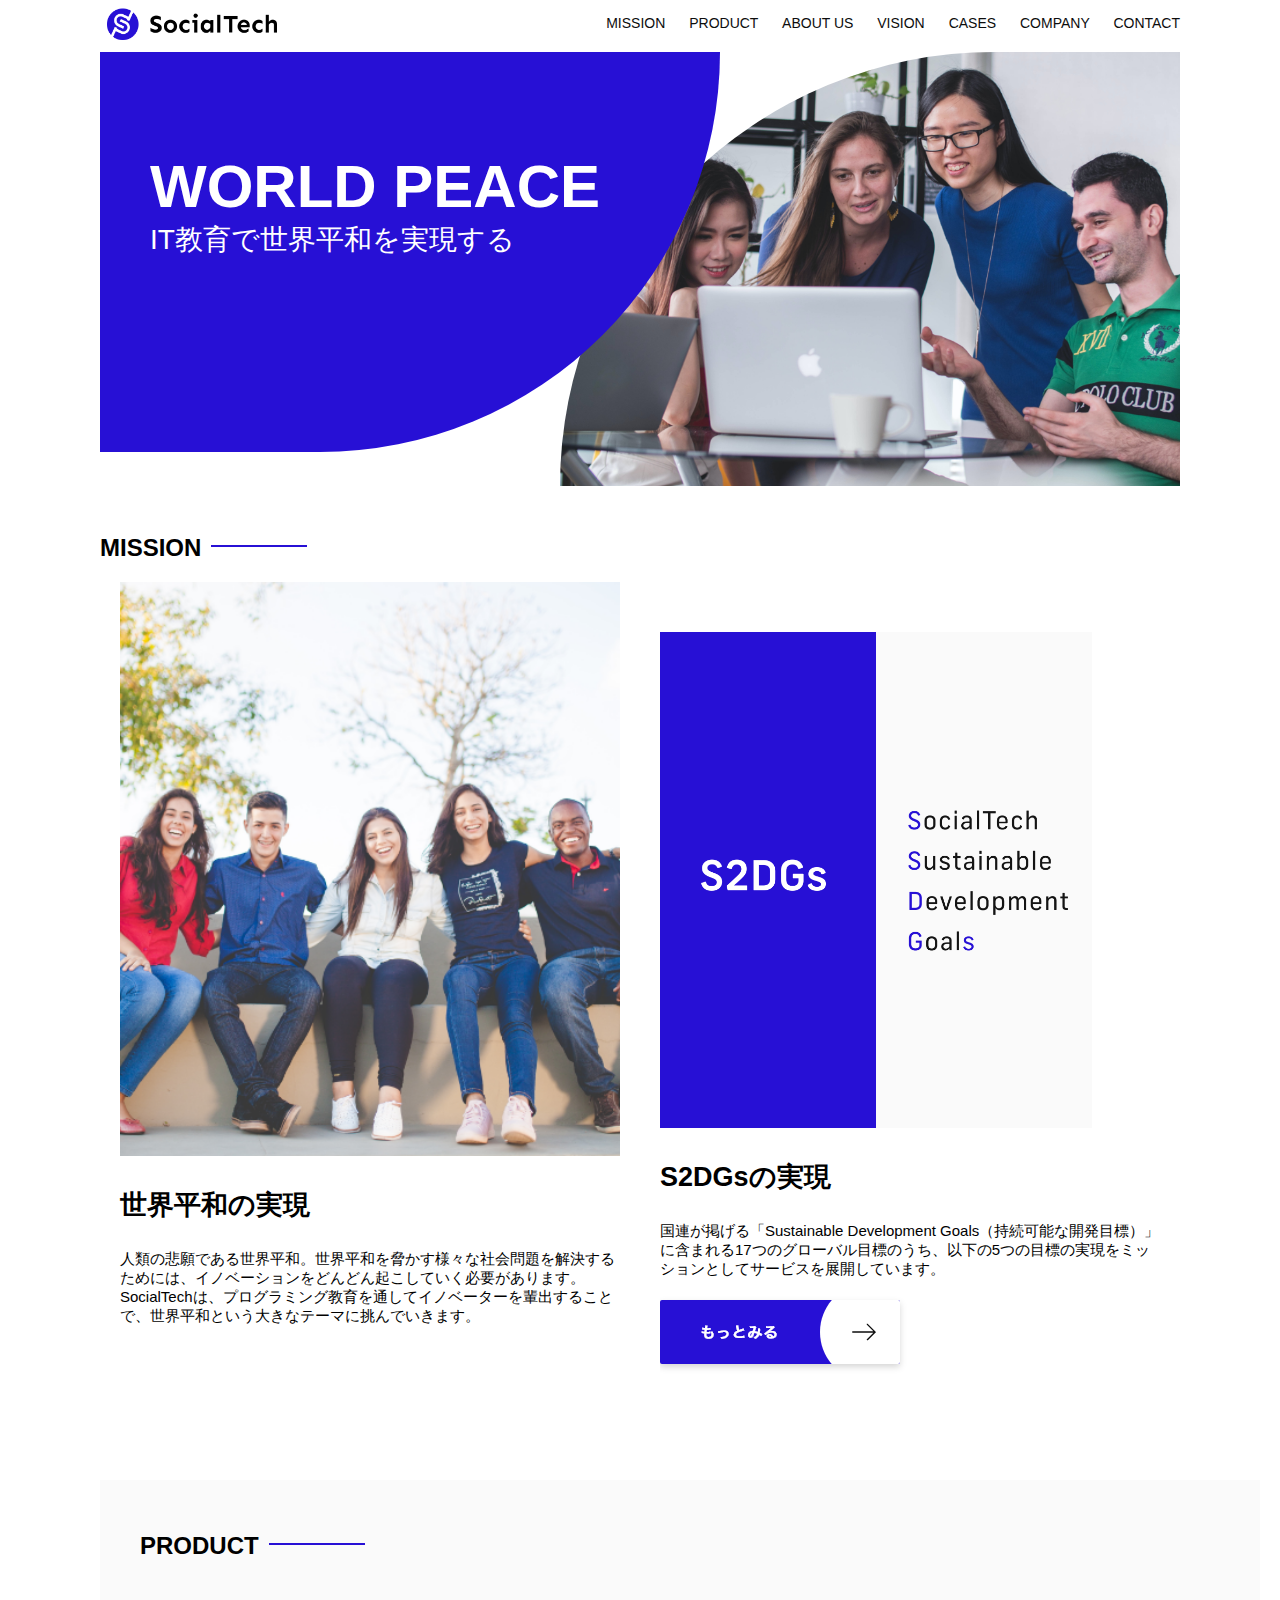
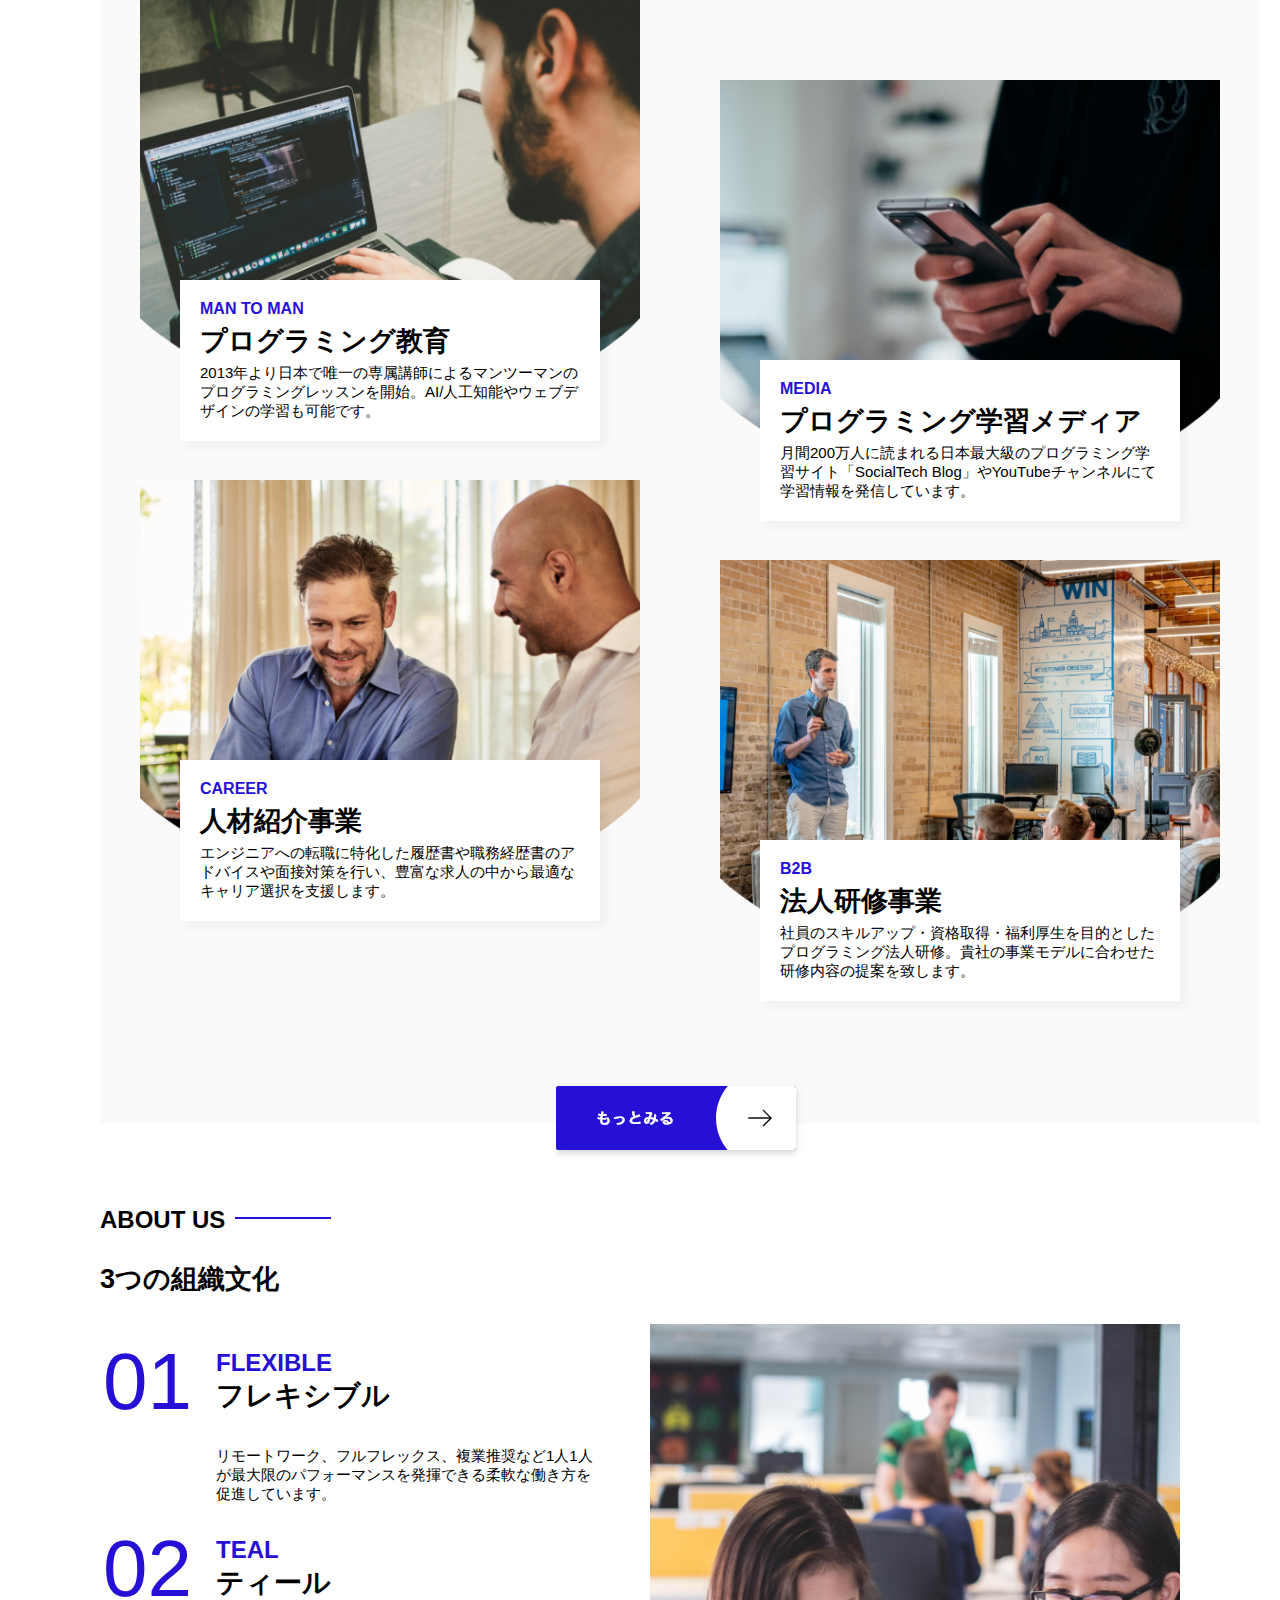
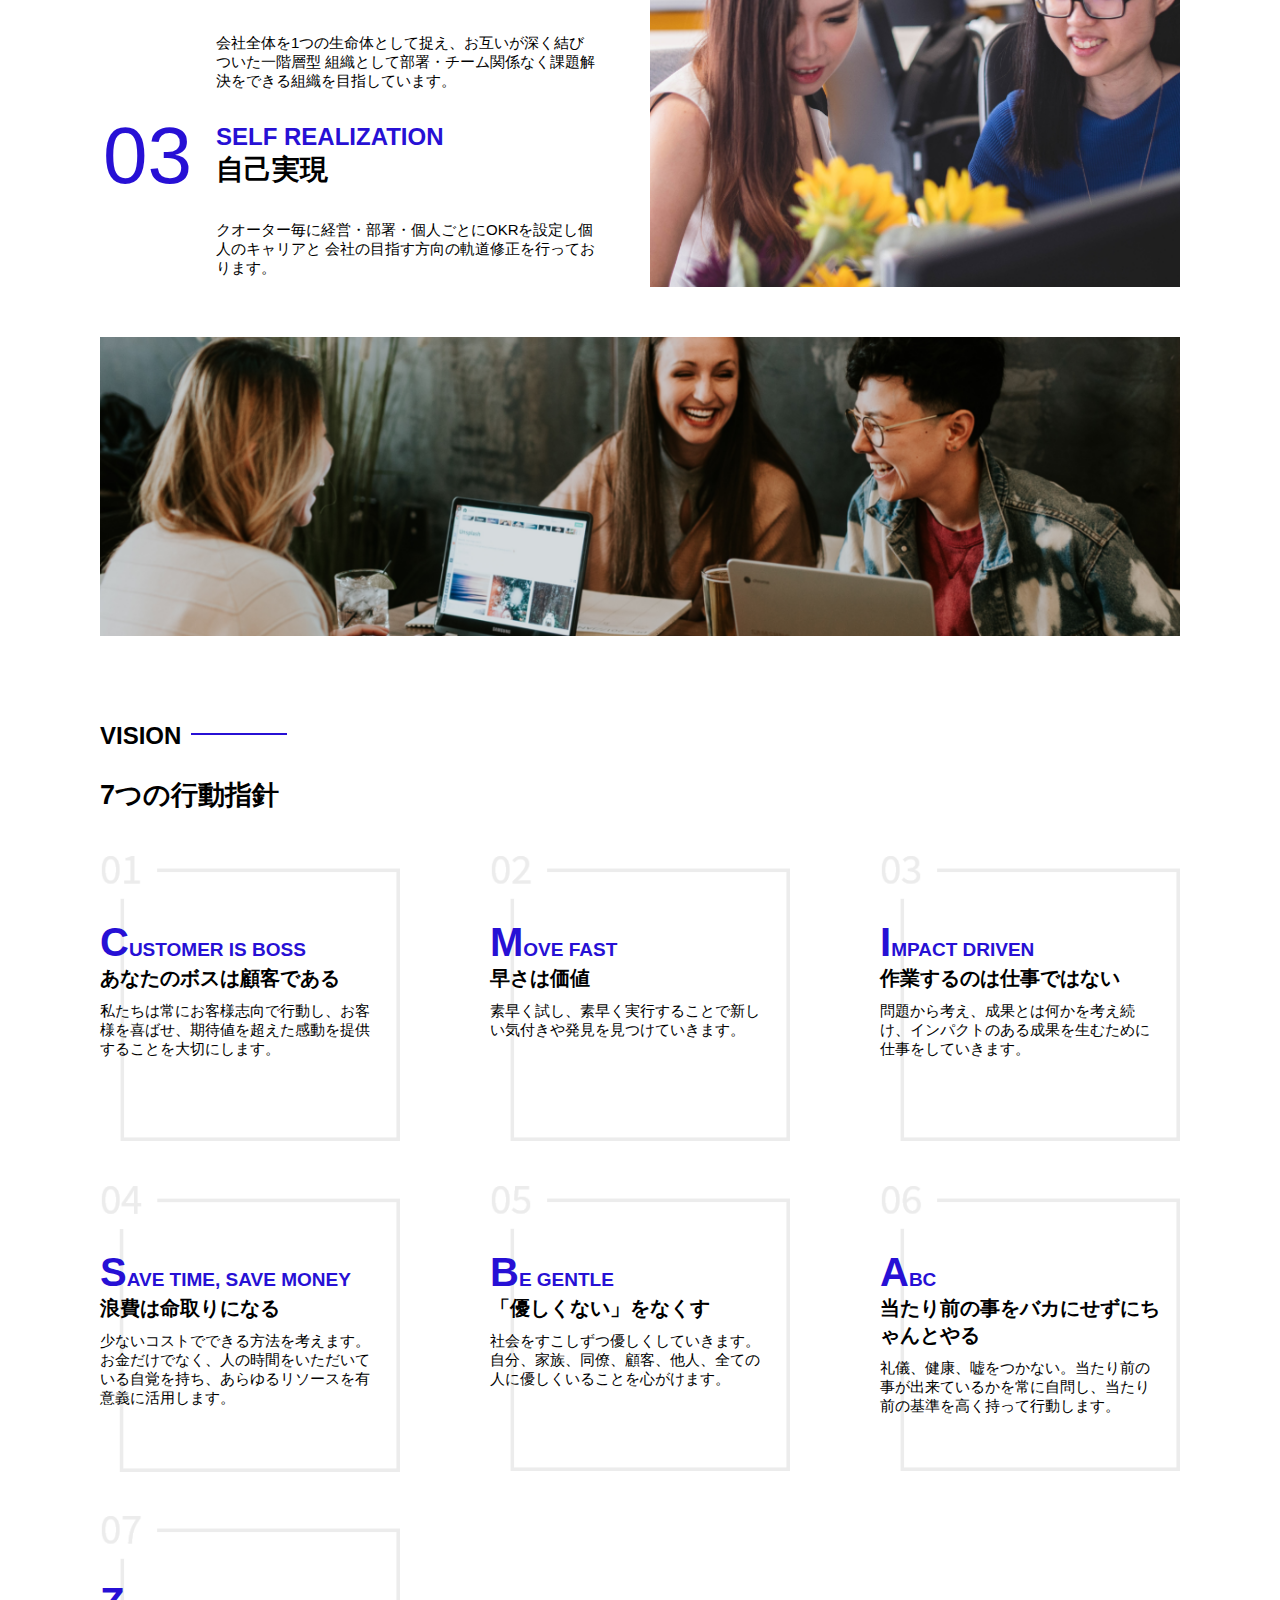
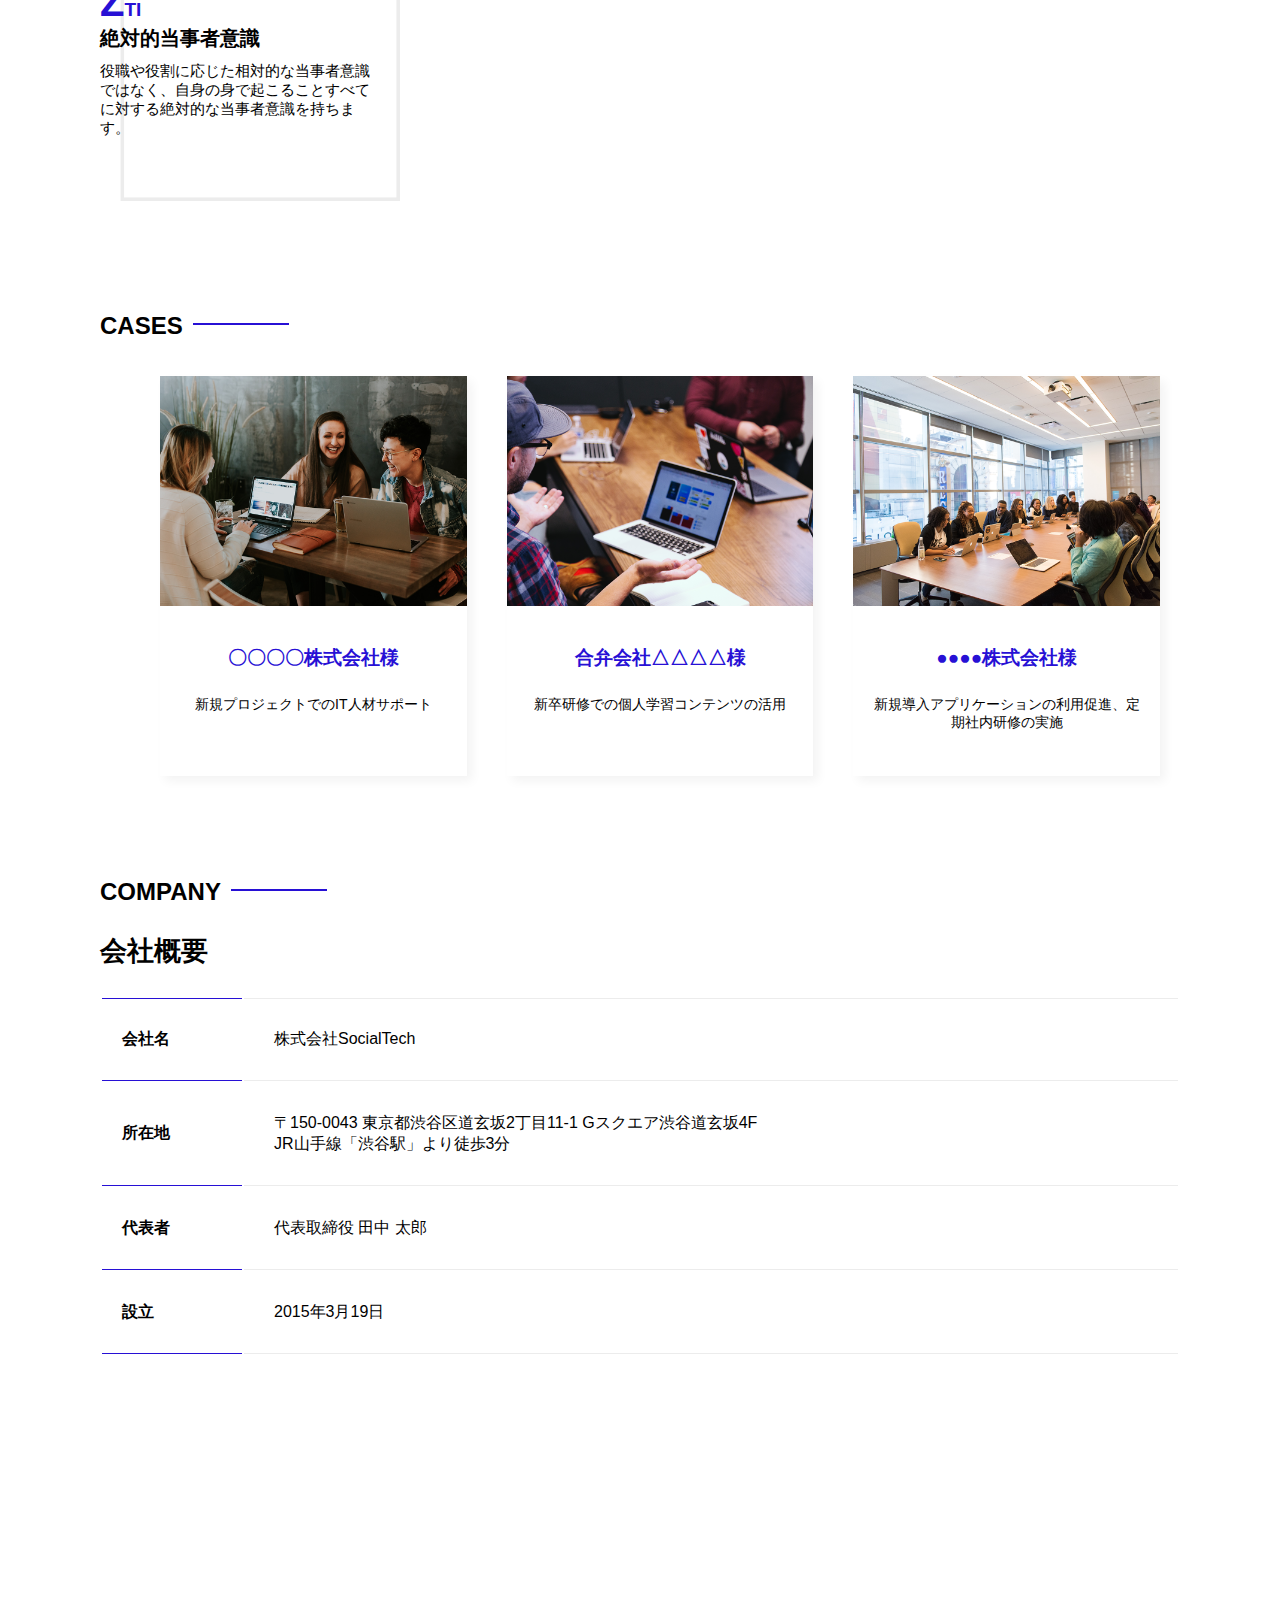
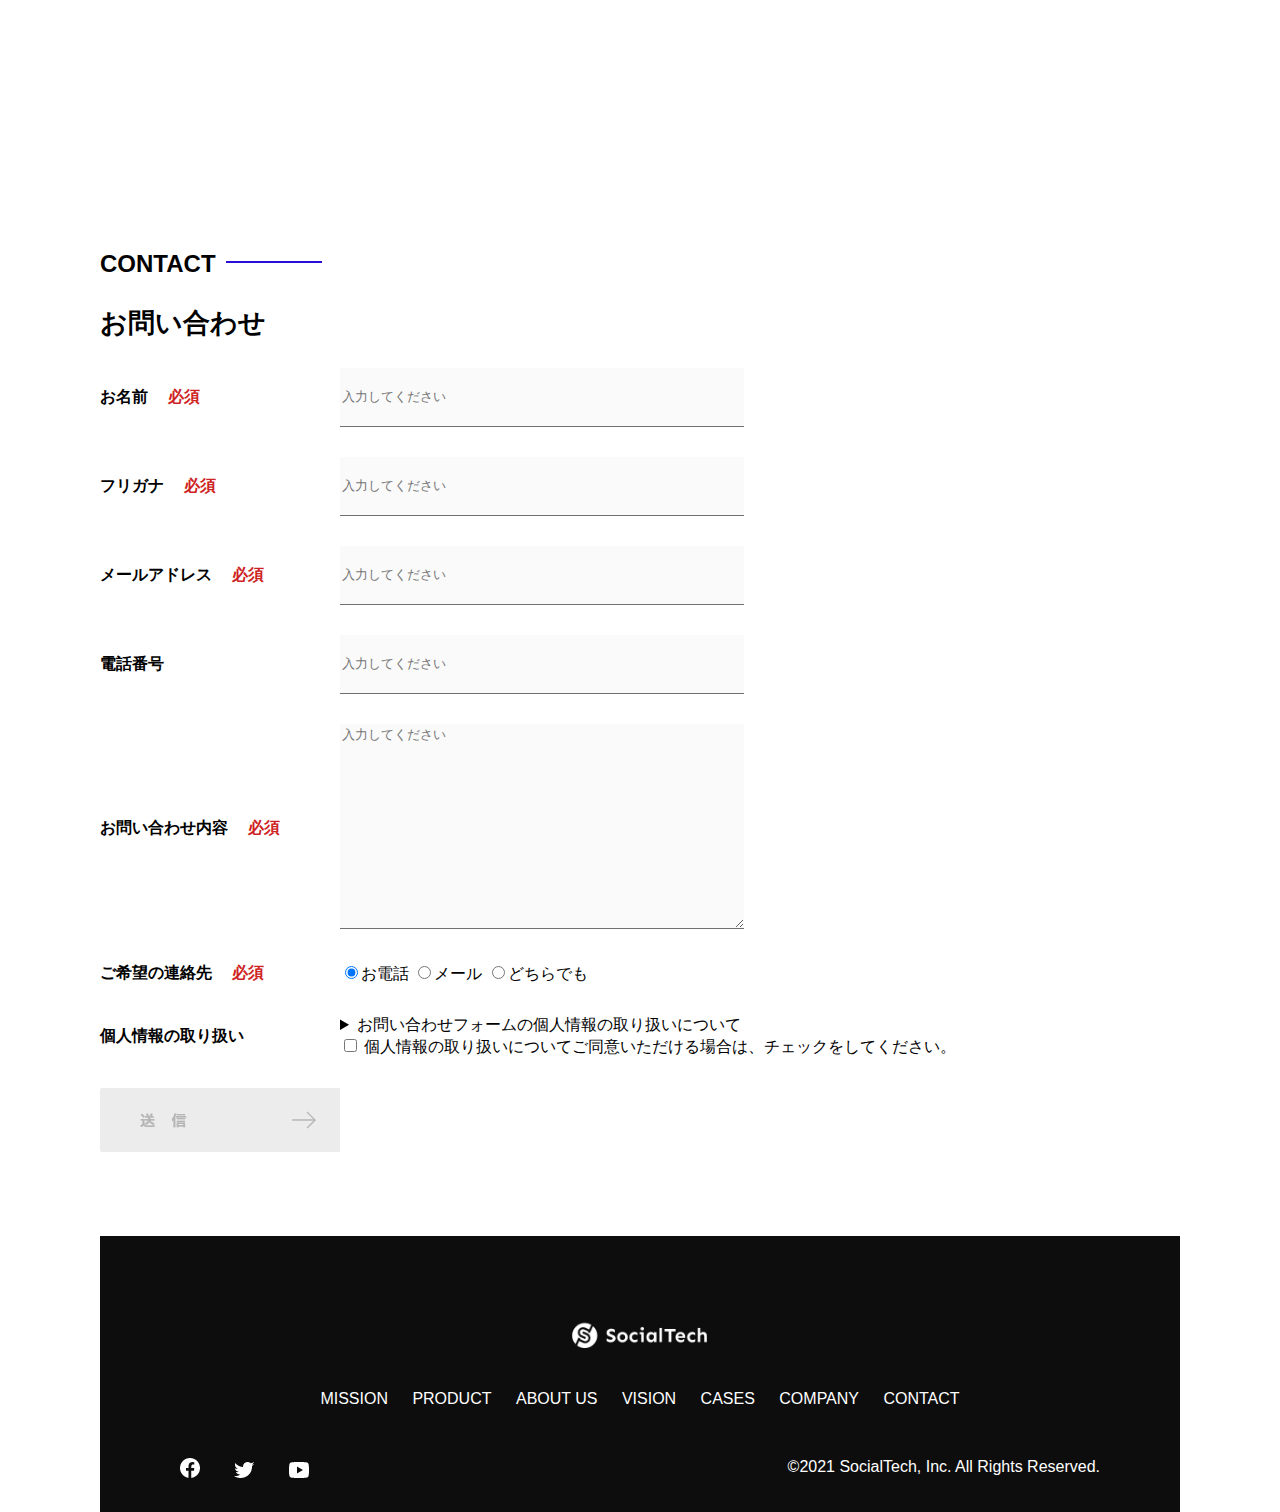
<file: kadai_012/socialtech-kadai_012/index.html>
<!DOCTYPE html>
<html>
  <head>
    <title>SocialTech</title>
    <meta charset="UTF-8" />
    <meta
      name="description"
      content="SocialTechはEdTech業界のリーディングカンパニーを目指します。"
    />
    <meta name="viewport" content="width=device-width, initial-scale=1.0" />
    <link rel="stylesheet" href="style.css" />
  </head>
  <body>
    <!-- ヘッダー -->
    <header>
      <!-- ロゴ -->
      <a href="index.html" id="logo"
        ><img src="images/logo.png" alt="トップページに戻る"
      /></a>

      <!-- PC用ナビゲーション -->
      <nav id="nav-pc">
        <a href="mission.html">MISSION</a>
        <a href="product.html">PRODUCT</a>
        <a href="index.html#aboutus">ABOUT US</a>
        <a href="index.html#vision">VISION</a>
        <a href="index.html#cases">CASES</a> 
        <a href="index.html#company">COMPANY</a>
        <a href="index.html#contact">CONTACT</a>
      </nav>
    </header>
    <main>
      <article>
        <!-- メインビジュアル -->
        <section id="main-visual">
          <div id="main-message">
            <h1>WORLD PEACE</h1>
            <p>IT教育で世界平和を実現する</p>
          </div>
          <img
            src="images/index/index-main.png"
            alt="PCの周りに集まる多国籍の仲間たち"
          />
        </section>
        <!--ミッション-->
        <section id="mission">
          <h2 class="index-h2">MISSION</h2>
          <div id="mission-flex">
            <div>
              <img
                id="mission-photo"
                src="images/index/index-mission.png"
                alt="屋外のベンチで写真を撮影する多国籍の仲間たち"
              />
              <h3>世界平和の実現</h3>
              <p>
                人類の悲願である世界平和。世界平和を脅かす様々な社会問題を解決するためには、イノベーションをどんどん起こしていく必要があります。SocialTechは、プログラミング教育を通してイノベーターを輩出することで、世界平和という大きなテーマに挑んでいきます。
              </p>
            </div>
            <div>
              <img id="s2dgs" src="images/index/s2dgs.png" alt="S2DGs" />
              <h3>S2DGsの実現</h3>
              <p>
                国連が掲げる「Sustainable Development
                Goals（持続可能な開発目標）」に含まれる17つのグローバル目標のうち、以下の5つの目標の実現をミッションとしてサービスを展開しています。
              </p>
              <a href="mission.html">
                <img src="images/button-more.png" alt="もっとみる" />
              </a>
            </div>
          </div>
        </section>
        <!-- プロダクト -->
        <section id="product">
          <h2 class="index-h2">PRODUCT</h2>
          <div>
            <div id="product-left">
              <div>
                <img
                  class="product-photo"
                  src="images/index/index-mantoman.png"
                  alt="PCでコードを書く男性"
                />
                <div class="product-explain">
                  <span>MAN TO MAN</span>
                  <h3>プログラミング教育</h3>
                  <p>
                    2013年より日本で唯一の専属講師によるマンツーマンのプログラミングレッスンを開始。AI/人工知能やウェブデザインの学習も可能です。
                  </p>
                </div>
              </div>
              <div>
                <img
                  class="product-photo"
                  src="images/index/index-career.png"
                  alt="笑顔で話し合う2人の男性"
                />
                <div class="product-explain">
                  <span>CAREER</span>
                  <h3>人材紹介事業</h3>
                  <p>
                    エンジニアへの転職に特化した履歴書や職務経歴書のアドバイスや面接対策を行い、豊富な求人の中から最適なキャリア選択を支援します。
                  </p>
                </div>
              </div>
            </div>
            <div id="product-right">
              <div>
                <img
                  class="product-photo"
                  src="images/index/index-media.png"
                  alt="スマートフォンを操作する人"
                />
                <div class="product-explain">
                  <span>MEDIA</span>
                  <h3>プログラミング学習メディア</h3>
                  <p>
                    月間200万人に読まれる日本最大級のプログラミング学習サイト「SocialTech
                    Blog」やYouTubeチャンネルにて学習情報を発信しています。
                  </p>
                </div>
              </div>
              <div>
                <img
                  class="product-photo"
                  src="images/index/index-b2b.png"
                  alt="講演中の男性とそれを聴く人々"
                />
                <div class="product-explain">
                  <span>B2B</span>
                  <h3>法人研修事業</h3>
                  <p>
                    社員のスキルアップ・資格取得・福利厚生を目的としたプログラミング法人研修。貴社の事業モデルに合わせた研修内容の提案を致します。
                  </p>
                </div>
              </div>
            </div>
          </div>
          <div>
            <a id="product-more" href="product.html">
              <img src="images/button-more.png" alt="もっとみる" />
            </a>
          </div>
        </section>
        <!---ABOUT US-->
        <section id="aboutus">
          <h2 class="index-h2">ABOUT US</h2>
          <h3>3つの組織文化</h3>
          <div>
            <table class="culture-table">
              <tr>
                <td>
                  <span class="culture-num">01</span>
                </td>
                <td>
                  <span class="culture-en">FLEXIBLE</span>
                  <span class="culture-jp">フレキシブル</span>
                </td>
              </tr>
              <tr>
                <td>
                  <!--空のセル-->
                </td>
                <td>
                  <p class="culture-description">
                    リモートワーク、フルフレックス、複業推奨など1人1人が最大限のパフォーマンスを発揮できる柔軟な働き方を促進しています。
                  </p>
                </td>
              </tr>
              <tr>
                <td>
                  <span class="culture-num">02</span>
                </td>
                <td>
                  <span class="culture-en">TEAL</span>
                  <span class="culture-jp">ティール</span>
                </td>
              </tr>
              <tr>
                <td>
                  <!--空のセル-->
                </td>
                <td>
                  <p class="culture-description">
                    会社全体を1つの生命体として捉え、お互いが深く結びついた一階層型
                    組織として部署・チーム関係なく課題解決をできる組織を目指しています。
                  </p>
                </td>
              </tr>
              <tr>
                <td>
                  <span class="culture-num">03</span>
                </td>
                <td>
                  <span class="culture-en">SELF REALIZATION</span>
                  <span class="culture-jp">自己実現</span>
                </td>
              </tr>
              <tr>
                <td>
                  <!--空のセル-->
                </td>
                <td>
                  <p class="culture-description">
                    クオーター毎に経営・部署・個人ごとにOKRを設定し個人のキャリアと
                    会社の目指す方向の軌道修正を行っております。
                  </p>
                </td>
              </tr>
            </table>
            <img
              class="culture-img"
              src="images/index/index-aboutus1.png"
              alt="笑顔で話し合う2人の女性"
            />
          </div>
          <img
            class="culture-img2"
            src="images/index/index-aboutus2.png"
            alt="笑顔で話し合う3人の男女"
          />
        </section>
        <!-- VISION -->
        <section id="vision">
          <h2 class="index-h2">VISION</h2>
          <h3>7つの行動指針</h3>
          <div>
            <div class="vision-box">
              <img src="images/index/vision-01.png" alt="01" />
              <span>
                <h4>CUSTOMER IS BOSS</h4>
                <h5>あなたのボスは顧客である</h5>
                <p>
                  私たちは常にお客様志向で行動し、お客様を喜ばせ、期待値を超えた感動を提供することを大切にします。
                </p>
              </span>
            </div>
            <div class="vision-box">
              <img src="images/index/vision-02.png" alt="02" />
              <span>
                <h4>MOVE FAST</h4>
                <h5>早さは価値</h5>
                <p>
                  素早く試し、素早く実行することで新しい気付きや発見を見つけていきます。
                </p>
              </span>
            </div>
            <div class="vision-box">
              <img src="images/index/vision-03.png" alt="03" />
              <span>
                <h4>IMPACT DRIVEN</h4>
                <h5>作業するのは仕事ではない</h5>
                <p>
                  問題から考え、成果とは何かを考え続け、インパクトのある成果を生むために仕事をしていきます。
                </p>
              </span>
            </div>
            <div class="vision-box">
              <img src="images/index/vision-04.png" alt="04" />
              <span>
                <h4>SAVE TIME, SAVE MONEY</h4>
                <h5>浪費は命取りになる</h5>
                <p>
                  少ないコストでできる方法を考えます。お金だけでなく、人の時間をいただいている自覚を持ち、あらゆるリソースを有意義に活用します。
                </p>
              </span>
            </div>
            <div class="vision-box">
              <img src="images/index/vision-05.png" alt="05" />
              <span>
                <h4>BE GENTLE</h4>
                <h5>「優しくない」をなくす</h5>
                <p>
                  社会をすこしずつ優しくしていきます。自分、家族、同僚、顧客、他人、全ての人に優しくいることを心がけます。
                </p>
              </span>
            </div>
            <div class="vision-box">
              <img src="images/index/vision-06.png" alt="06" />
              <span>
                <h4>ABC</h4>
                <h5>当たり前の事をバカにせずにちゃんとやる</h5>
                <p>
                  礼儀、健康、嘘をつかない。当たり前の事が出来ているかを常に自問し、当たり前の基準を高く持って行動します。
                </p>
              </span>
            </div>
            <div class="vision-box">
              <img src="images/index/vision-07.png" alt="07" />
              <span>
                <h4>ZTI</h4>
                <h5>絶対的当事者意識</h5>
                <p>
                  役職や役割に応じた相対的な当事者意識ではなく、自身の身で起こることすべてに対する絶対的な当事者意識を持ちます。
                </p>
              </span>
            </div>
          </div>
        </section>
        <!-- CASES -->
        <section id="cases">
          <h2 class="index-h2">CASES</h2>
          <ul>
            <li class="case-card">
              <img src="images/index/case-1.png" class="case-img" alt="仲良く語り合う3人">
              <div class="case-info">
                <h4 class="case-name">〇〇〇〇株式会社様</h4>
                <p class="case-content">新規プロジェクトでのIT人材サポート</p>
              </div>
            </li>
            <li class="case-card">
              <img src="images/index/case-2.png" class="case-img" alt="PCでコンテンツを見る">
              <div class="case-info">
                <h4 class="case-name">合弁会社△△△△様</h4>
                <p class="case-content">新卒研修での個人学習コンテンツの活用</p>
              </div>
            </li>
            <li class="case-card">
              <img src="images/index/case-3.png" class="case-img" alt="社内研修中の会議室">
              <div class="case-info">
                <h4 class="case-name">●●●●株式会社様</h4>
                <p class="case-content">新規導入アプリケーションの利用促進、定期社内研修の実施</p>
              </div>
            </li>
          </ul>
        </section>
        <!-- COMPANY -->
        <section id="company">
          <h2 class="index-h2">COMPANY</h2>
          <h3>会社概要</h3>
          <table id="company-table">
            <tr>
              <th class="tableheader-first">会社名</th>
              <td class="cell-first">株式会社SocialTech</td>
            </tr>
            <tr>
              <th class="tableheader">所在地</th>
              <td class="cell">
                〒150-0043 東京都渋谷区道玄坂2丁目11-1 Gスクエア渋谷道玄坂4F<br />JR山手線「渋谷駅」より徒歩3分
              </td>
            </tr>
            <tr>
              <th class="tableheader">代表者</th>
              <td class="cell">代表取締役 田中 太郎</td>
            </tr>
            <tr>
              <th class="tableheader">設立</th>
              <td class="cell">2015年3月19日</td>
            </tr>
          </table>
          <iframe
            src="https://www.google.com/maps/embed?pb=!1m18!1m12!1m3!1d3241.7759544892483!2d139.69399665123464!3d35.65789123876098!2m3!1f0!2f0!3f0!3m2!1i1024!2i768!4f13.1!3m3!1m2!1s0x60188caa0042e8d1%3A0xba130bea826a7aa2!2z44CSMTUwLTAwNDMg5p2x5Lqs6YO95riL6LC35Yy66YGT546E5Z2C77yS5LiB55uu77yR77yR4oiS77yR!5e0!3m2!1sja!2sjp!4v1636872991912!5m2!1sja!2sjp"
            style="border: 0"
            allowfullscreen=""
            loading="lazy"
          >
          </iframe>
        </section>
        <!-- お問い合わせフォーム -->
        <section id="contact">
          <h2 class="index-h2">CONTACT</h2>
          <h3>お問い合わせ</h3>
          <form>
            <div>
              <div class="contact-heading">
                <label class="contact-label"
                  >お名前<span class="contact-span">必須</span></label
                >
              </div>
              <div class="contact-form">
                <input
                  type="text"
                  name="name"
                  placeholder="入力してください"
                  class="contact-textbox"
                />
              </div>
            </div>
            <div>
              <div class="contact-heading">
                <label class="contact-label"
                  >フリガナ<span class="contact-span">必須</span></label
                >
              </div>
              <div>
                <input
                  type="text"
                  name="hurigana"
                  placeholder="入力してください"
                  class="contact-textbox"
                />
              </div>
            </div>
            <div>
              <div class="contact-heading">
                <label class="contact-label"
                  >メールアドレス<span class="contact-span">必須</span></label
                >
              </div>
              <div>
                <input
                  type="text"
                  name="email"
                  placeholder="入力してください"
                  class="contact-textbox"
                />
              </div>
            </div>
            <div>
              <div class="contact-heading">
                <label class="contact-label">電話番号</label>
              </div>
              <div>
                <input
                  type="text"
                  name="tel"
                  placeholder="入力してください"
                  class="contact-textbox"
                />
              </div>
            </div>
            <div>
              <div class="contact-heading">
                <label class="contact-label"
                  >お問い合わせ内容<span class="contact-span">必須</span></label
                >
              </div>
              <div>
                <textarea
                  class="contact-textarea"
                  placeholder="入力してください"
                  name="message"
                ></textarea>
              </div>
            </div>
            <div>
              <div class="contact-heading">
                <label class="contact-label"
                  >ご希望の連絡先<span class="contact-span">必須</span></label
                >
              </div>
              <div>
                <input
                  class="radiobutton"
                  type="radio"
                  value="tel"
                  name="contact"
                  checked
                /><label>お電話</label>
                <input
                  class="radiobutton"
                  type="radio"
                  value="mail"
                  name="contact"
                /><label>メール</label>
                <input
                  class="radiobutton"
                  type="radio"
                  value="both"
                  name="contact"
                /><label>どちらでも</label>
              </div>
            </div>
            <div>
              <div class="contact-heading">
                <label class="contact-label">個人情報の取り扱い</label>
              </div>
              <div>
                <details>
                  <summary>
                    お問い合わせフォームの個人情報の取り扱いについて
                  </summary>
                  <div>
                    <span>１．組織の名称又は氏名</span><br />
                    株式会社SocialTech<br /><br />
                    <span
                      >２．個人情報保護管理者（若しくはその代理人）の氏名又は職名、所属及び連絡先
                      鈴木 一郎 コーポレート部</span
                    ><br />
                    メールアドレス：support@socialtech.net<br />
                    TEL：03-xxxx-xxxx<br />
                    <span>３．個人情報の利用目的</span><br />
                    ・本サービス及び本サービスに関連する情報の提供又はそれらに関する連絡のため<br />
                    ・ユーザーの本人確認のため<br />
                    ・当社サービスのご案内のため<br />
                    ・当社の商品等の広告または宣伝（電子メールによるものを含むものとします。）<br /><br />
                    <span>４．個人情報の取り扱い業務の委託</span><br />
                    個人情報の取扱業務の全部または一部を外部に業務委託する場合があります。<br />
                    その際、弊社は、個人情報を適切に保護できる管理体制を敷き実行していることを条件として<br />
                    委託先を厳選したうえで、機密保持契約を委託先と締結し、お客様の個人情報を厳密に管理させます。<br /><br />
                    <span>５．個人情報の開示等の請求</span><br />
                    お客様は、弊社に対してご自身の個人情報の開示等（利用目的の通知、開示、内容の訂正・追加・削除、利用の停止または消去、第三者への提供の停止）に関して、当社問合わせ窓口に申し出ることができます。<br />
                    その際、弊社はお客様ご本人を確認させていただいたうえで、合理的な期間内に対応いたします。<br /><br />
                    なお、個人情報に関する弊社問合わせ先は、次の通りです。<br /><br />
                    株式会社SocialTech　個人情報問合せ窓口<br />
                    〒150-0043　東京都渋谷区道玄坂2丁目11-1 Ｇスクエア渋谷道玄坂
                    4F<br />
                    メールアドレス：support@socialtech.net　TEL：03-xxxx-xxxx<br /><br />
                    <span>６．個人情報を提供されることの任意性について</span
                    ><br /><br />
                    お客様がご自身の個人情報を弊社に提供されるか否かは、お客様のご判断によりますが、もしご提供されない場合には、適切なサービスが提供できない場合がありますので予めご了承ください。
                  </div>
                </details>
                <input type="checkbox" name="agree" />
                <span
                  >個人情報の取り扱いについてご同意いただける場合は、チェックをしてください。</span
                >
              </div>
            </div>
            <input
              type="image"
              value="Submit"
              src="images/button-submit.png"
              alt="送信する"
            />
          </form>
        </section>
      </article>
      <footer>
        <div id="footer-logo">
          <img src="images/logo-sp.png" alt="SocialTech" />
        </div>
        <div id="footer-link">
          <a href="mission.html">MISSION</a>
          <a href="product.html">PRODUCT</a>
          <a href="index.html#aboutus">ABOUT US</a>
          <a href="index.html#vision">VISION</a>
          <a href="index.html#cases">CASES</a>
          <a href="index.html#company">COMPANY</a>
          <a href="index.html#contact">CONTACT</a>
        </div>
        <div id="sns-footer">
          <a href="https://www.facebook.com/sejuku2013"
            ><img src="images/button-facebook.png" alt="Facebookのリンク"
          /></a>
          <a href="https://twitter.com/samuraijuku"
            ><img src="images/button-twitter.png" alt="Twitterのリンク"
          /></a>
          <a href="https://www.youtube.com/channel/UCCFOQO5aDK0xXam4cUQXT8g"
            ><img src="images/button-youtube.png" alt="YouTubeのリンク"
          /></a>
          <span id="copyright"
            >&copy;2021 SocialTech, Inc. All Rights Reserved.
          </span>
        </div>
      </footer>
    </main>
  </body>
</html>
</file>
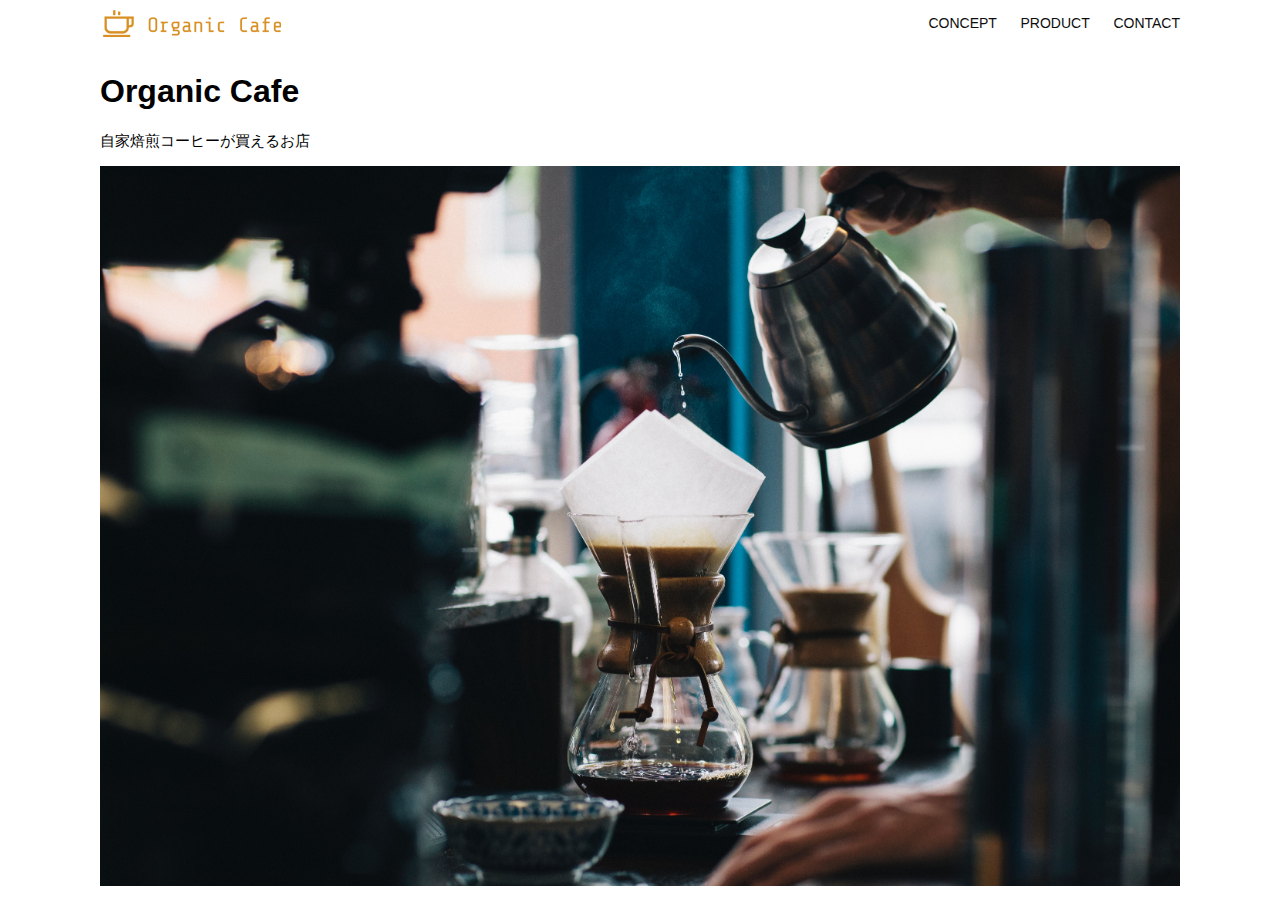
<file: kadai_013/html-css-kadai_013/index.html>
<!DOCTYPE html>
<html>
  <head>
    <title>Organic Cafe</title>
    <meta charset="UTF-8" />
    <meta
      name="description"
      content="自家焙煎のコーヒーがお家で楽しめるOrganic Cafe"
    />
    <meta name="viewport" content="width=device-width, initial-scale=1.0" />
    <link rel="stylesheet" href="style.css" />
  </head>
  <body>
    <!-- ヘッダー -->
    <header>
      <!-- ロゴ -->
      <a href="index.html" id="logo"
        ><img src="images/logo.png" alt="トップページに戻る"
      /></a>

      <!-- PC用ナビゲーション -->
      <nav id="nav-pc">
        <a href="index.html#concept">CONCEPT</a>
        <a href="index.html#product">PRODUCT</a>
        <a href="index.html#contact">CONTACT</a>
      </nav>
      <!-- ハンバーガーメニュー -->
      <img src="images/button-menu.png" alt="ナビゲーションを開く" onclick="document.getElementById('nav-sp').style.display = 'block'" id="menu-sp">
      <!-- SP用ナビゲーション -->
      <nav id="nav-sp">
        <img src="images/button-close.png" alt="ナビゲーションを閉じる" onclick="document.getElementById('nav-sp').style.display = 'none'" id="close">
        <a href="index.html" onclick="document.getElementById('nav-sp').style.display = 'none'" id="logo-sp">
          <img src="images/logo-sp.png" alt="トップページに戻る">
        </a>
        <a href="index.html#concept" onclick="document.getElementById('nav-sp').style.display = 'none'" class="menu">CONCEPT</a>
        <a href="index.html#product" onclick="document.getElementById('nav-sp').style.display = 'none'" class="menu">PRODUCT</a>
        <a href="index.html#contact" onclick="document.getElementById('nav-sp').style.display = 'none'" class="menu">CONTACT</a>
      </nav>
    </header>
    <main>
      <article>
        <!-- メインビジュアル -->
        <section id="main-visual">
          <div id="main-message">
            <h1>Organic Cafe</h1>
            <p>自家焙煎コーヒーが買えるお店</p>
          </div>
          <img
            src="images/main-image.jpg"
            alt="コーヒーをハンドドリップで淹れる画像"
          />
        </section>
      </article>
    </main>
  </body>
</html>
</file>
<file: kadai_012/socialtech-kadai_012/style.css>
/* PC、スマホ共通スタイル */
body {
  font-family: "Source Sans Pro", "Hiragino Kaku Gothic ProN", Meiryo, Arial,
    sans-serif;
}

p {
  font-size: 15px;
}

/*================
PC用のスタイル 
=================*/
/* 横幅設定 */
body {
  max-width: 1080px;
  min-width: 960px;
  margin: 0 auto 0 auto;
}

/* ヘッダー */
header {
  display: flex;
  justify-content: space-between;
}

/* ナビゲーションのレイアウト */
#nav-pc {
  text-align: right;
  font-size: 14px;
  padding-top: 15px;
}

/* ナビゲーションのリンクの装飾設定 */
#nav-pc>a {
  text-decoration: none;
  margin-left: 20px;
}

#nav-pc>a:link {
  color: #0d0d0d;
}

#nav-pc>a:visited {
  color: #0d0d0d;
}

#nav-pc>a:hover {
  color: #0d0d0d;
  text-decoration: underline;
}

#nav-pc>a:active {
  color: #0d0d0d;
}

/* メインビジュアル*/
#main-visual {
  position: relative;
  height: 400px;
}

#main-message {
  position: absolute;
  top: 0;
  left: 0;
  background-color: #2710d5;
  color: #ffffff;
  border-radius: 0 0 476px 0;
  max-width: 620px;
  height: 100%;
  width: 100%;
  z-index: 11;
}

#main-message>h1 {
  font-size: 60px;
  font-weight: bold;
  margin: 100px 0 0 50px;
}

#main-message>p {
  font-size: 28px;
  margin: 0 0 0 50px;
}

#main-visual>img {
  max-width: 620px;
  border-radius: 476px 0 0 0;
  position: absolute;
  top: 0;
  right: 0;
  z-index: 10;
}

/* 見出し */
h2 {
  margin: 40px 0 0 0;
}

h2::after {
  content: url("images/line.png");
  margin-left: 10px;
}

h3 {
  font-size: 27px;
}

/* ミッション */
#mission {
  margin: 80px auto 80px auto;
  width: 100%;
}

#mission-flex {
  width: 100%;
  display: flex;
}

#mission-flex>div {
  width: 50%;
  margin: 20px;
}

#mission-photo {
  width: 100%;
}

#s2dgs {
  margin-top: 50px;
}

/* プロダクト */
#product {
  background-color: #fafafa;
  width: 100%;
  margin: 80px 0 80px 0;
  padding: 10px 40px 0px 40px;
}

/* 外枠 */
#product>div {
  margin-top: 40px;
  display: flex;
}

/* 左のカラム */
#product-left {
  width: 50%;
  margin-right: 20px;
}

/* 右のカラム */
#product-right {
  width: 50%;
  margin-left: 20px;
  margin-top: 80px;
}

/* 画像＋説明の枠 */
#product-left>div {
  position: relative;
  height: 480px;
  margin-right: 20px;
}

#product-right>div {
  position: relative;
  height: 480px;
  margin-left: 20px;
}

/* 画像 */
.product-photo {
  width: 100%;
}

/* 説明文の枠 */
.product-explain {
  background-color: #ffffff;
  position: absolute;
  left: 0;
  top: 280px;
  margin: 0 40px 0 40px;
  padding: 20px;
  box-shadow: 5px 5px 10px rgba(0, 0, 0, 0.05);
}

/* 説明文の英語 */
.product-explain>span {
  color: #2710d5;
  font-weight: bold;
  font-size: 16px;
  margin: 0;
}

/* 説明文の見出し */
.product-explain>h3 {
  margin: 5px 0 5px 0;
}

/* 説明文 */
.product-explain>p {
  margin: 0;
}

/* 「もっとみる」ボタン */
#product-more {
  margin: 0 auto -42px auto;
}

/* ABOUT US */
#aboutus {
  margin: 80px auto 80px auto;
}

/* 3つの組織文化と画像を入れる枠 */
#aboutus>div {
  display: flex;
}

/* 画像 */
.culture-img {
  width: 100%;
  align-self: flex-start;
}

.culture-img2 {
  margin-top: 50px;
  width: 100%;
}

/* 3つの組織文化の表 */
.culture-table {
  max-width: 500px;
  margin-right: 50px;
}

/* 番号 */
.culture-num {
  font-size: 80px;
  color: #2710d5;
  margin: 0 20px 0 0;
}

/* 組織文化英語 */
.culture-en {
  color: #2710d5;
  font-weight: bold;
  font-size: 24px;
  display: block;
}

/* 組織文化日本語 */
.culture-jp {
  font-size: 28px;
  font-weight: bold;
}

/* 説明文 */
.culture-description {
  margin: 0;
}

/* ビジョン */
#vision {
  margin: 80px auto 80px auto;
}

/* セクション内の外枠 */
#vision>div {
  width: 100%;
  display: flex;
  justify-content: space-between;
  flex-wrap: wrap;
}

/* 7つの行動指針の枠 */
.vision-box {
  width: 300px;
  height: 300px;
  margin-bottom: 30px;
  position: relative;
}

.vision-box>img {
  width: 100%;
  height: auto;
  position: absolute;
  top: 0;
  left: 0;
  z-index: 30;
}

.vision-box>span {
  position: absolute;
  top: 0;
  left: 0;
  z-index: 31;
  margin-right: 20px;
}

.vision-box>span>h4 {
  color: #2710d5;
  font-size: 19px;
  margin: 80px 0 0 0;
  Ï
}

.vision-box>span>h4::first-letter {
  font-size: 40px;
}

.vision-box>span>h5 {
  font-size: 20px;
  margin: 0 0 0 0;
}

.vision-box>span>p {
  margin: 10px 0 0 0;
}

/* 導入企業 */
#cases {
  margin: 40px auto 40px auto;
  width: 100%;
}
#cases > ul {
  display: flex;
  list-style: none;
  text-align: center;
}
.case-card {
  width: 33%;
  margin: 20px;
  background-color: #ffffff;
  min-height: 400px;
  box-shadow: 5px 5px 10px rgba(0, 0, 0, 0.05);
}
.case-img {
  width: 100%;
}
.case-info {
  padding: 10px 20px;
}
.case-name {
  color: #2710d5;
  font-size: 19px;
}
.case-content {
  font-size: 14px;
}

/* 会社概要 */
#company {
  margin: 80px auto 80px auto;
}

#company-table {
  width: 100%;
}

.tableheader {
  text-align: left;
  padding: 20px;
  border-bottom-color: #2710d5;
  border-bottom-width: 1px;
  border-bottom-style: solid;
  width: 100px;
}

.tableheader-first {
  text-align: left;
  padding: 20px;
  border-bottom-color: #2710d5;
  border-bottom-width: 1px;
  border-bottom-style: solid;
  border-top-color: #2710d5;
  border-top-width: 1px;
  border-top-style: solid;
  width: 100px;
}

.cell {
  padding: 30px;
  border-bottom-color: #ececec;
  border-bottom-width: 1px;
  border-bottom-style: solid;
}

.cell-first {
  padding: 30px;
  border-bottom-color: #ececec;
  border-bottom-width: 1px;
  border-bottom-style: solid;
  border-top-color: #ececec;
  border-top-width: 1px;
  border-top-style: solid;
}

#company>iframe {
  width: 100%;
  height: 368px;
  margin-top: 40px;
}

/* お問い合わせ */
#contact {
  margin: 80px auto 80px auto;
}

/* 外枠 */
#contact>form>div {
  display: flex;
  flex-direction: row;
  flex-wrap: wrap;
  padding-bottom: 30px;
}

/* 左列の見出し */
.contact-heading {
  width: 240px;
  align-self: center;
}

/* 見出しのラベル */
.contact-label {
  font-weight: bold;
}

/* 必須 */
.contact-span {
  color: #ce2222;
  margin: 0 0 0 20px;
  font-weight: bold;
}

/* テキストボックス */
.contact-textbox {
  border-top: 0;
  border-left: 0;
  border-right: 0;
  border-bottom-width: 1px;
  border-bottom-color: #707070;
  border-bottom-style: solid;
  background-color: #fafafa;
  width: 400px;
  height: 56px;
}

/* お問い合わせ内容のテキストエリア */
.contact-textarea {
  border-top: 0;
  border-left: 0;
  border-right: 0;
  border-bottom-width: 1px;
  border-bottom-color: #707070;
  border-bottom-style: solid;
  background-color: #fafafa;
  width: 400px;
  height: 200px;
}

/* 個人情報の取り扱い */
details {
  width: 700px;
}

details>div {
  background-color: #fafafa;
  padding: 20px;
}

details>div>span {
  font-weight: bold;
}

/* フッター */
footer {
  background-color: #0d0d0d;
  text-align: center;
  padding: 80px 80px 30px 80px;
}

#footer-logo {
  margin-bottom: 30px;
}

#footer-link {
  margin-bottom: 50px;
}
#footer-link > a {
  text-decoration: none;
  margin: 10px;
}
#footer-link > a:link {
  color: #ffffff;
}
#footer-link > a:visited {
  color: #ffffff;
}
#footer-link > a:hover {
  color: #ffffff;
  text-decoration: underline;
}
#footer-link > a:active {
  color: #ffffff;
}

#sns-footer {
  text-align: left;
  width: 100%;
}

#sns-footer > a {
  margin-right: 30px;
}

#copyright {
  color: #ffffff;
  float: right;
}
</file>
<file: kadai_013/html-css-kadai_013/style.css>
/* PC、スマホ共通スタイル */
body {
  font-family: "Source Sans Pro", "Hiragino Kaku Gothic ProN", Meiryo, Arial,
    sans-serif;
}

p {
  font-size: 15px;
}

#main-visual>img {
  width: 100%;
}

/*================
PC用のスタイル 
=================*/
@media screen and (min-width: 768px) {
  /* 横幅設定 */
  body {
    max-width: 1080px;
    min-width: 960px;
    margin: 0 auto 0 auto;
  }

  /* ヘッダー */
  header {
    display: flex;
    justify-content: space-between;
  }

  /* ナビゲーションのレイアウト */
  #nav-pc {
    text-align: right;
    font-size: 14px;
    padding-top: 15px;
  }

  /* ナビゲーションのリンクの装飾設定 */
  #nav-pc>a {
    text-decoration: none;
    margin-left: 20px;
  }

  #nav-pc>a:link {
    color: #0d0d0d;
  }

  #nav-pc>a:visited {
    color: #0d0d0d;
  }

  #nav-pc>a:hover {
    color: #0d0d0d;
    text-decoration: underline;
  }

  #nav-pc>a:active {
    color: #0d0d0d;
  }
  /* ハンバーガーメニューの非表示 */
  #menu-sp {
    display: none;
  }
  /* SP用ナビゲーションの非表示 */
  #nav-sp {
    display: none;
  }
}

/*================
SP用のスタイル 
=================*/
@media screen and (max-width: 767px) {
  /* 横幅設定 */
  body {
    min-width: 375px;
    margin: 0;
  }
  /* PCナビゲーションを非表示 */
  #nav-pc {
    display: none;
  }
  /* ハンバーガーメニュー */
  #menu-sp {
    float: right;
    padding: 0;
  }
  /* スマホ用ナビゲーション */
  #nav-sp {
    background-color: #ce933e;
    position: absolute;
    top: 0;
    left: 0;
    height: 100%;
    width: 100%;
    display: none;
    z-index: 10;
  }
  /* xボタン */
  #close {
    position: absolute;
    top: 20px;
    right: 20px;
  }
  /* ナビゲーション用ロゴ */
  #logo-sp {
    margin: 80px 0 30px 20px;
  }
  #nav-sp > a {
    display: block;
  }
  #nav-sp > a:link {
    color: #ffffff;
  }
  #nav-sp > a:visited {
    color: #ffffff;
  }
  #nav-sp >a:hover {
    color: #ffffff;
    text-decoration: underline;
  }
  #nav-sp > a:active {
    color: #ffffff;
  }
  #nav-sp > .menu {
    text-decoration: none;
    display: block;
    margin: 0 20px;
    height: 44px;
    font-size: 16px;
    background-image: url(images/arrow.png);
    background-repeat: no-repeat;
    background-position: right top;
  }
}
</file>
